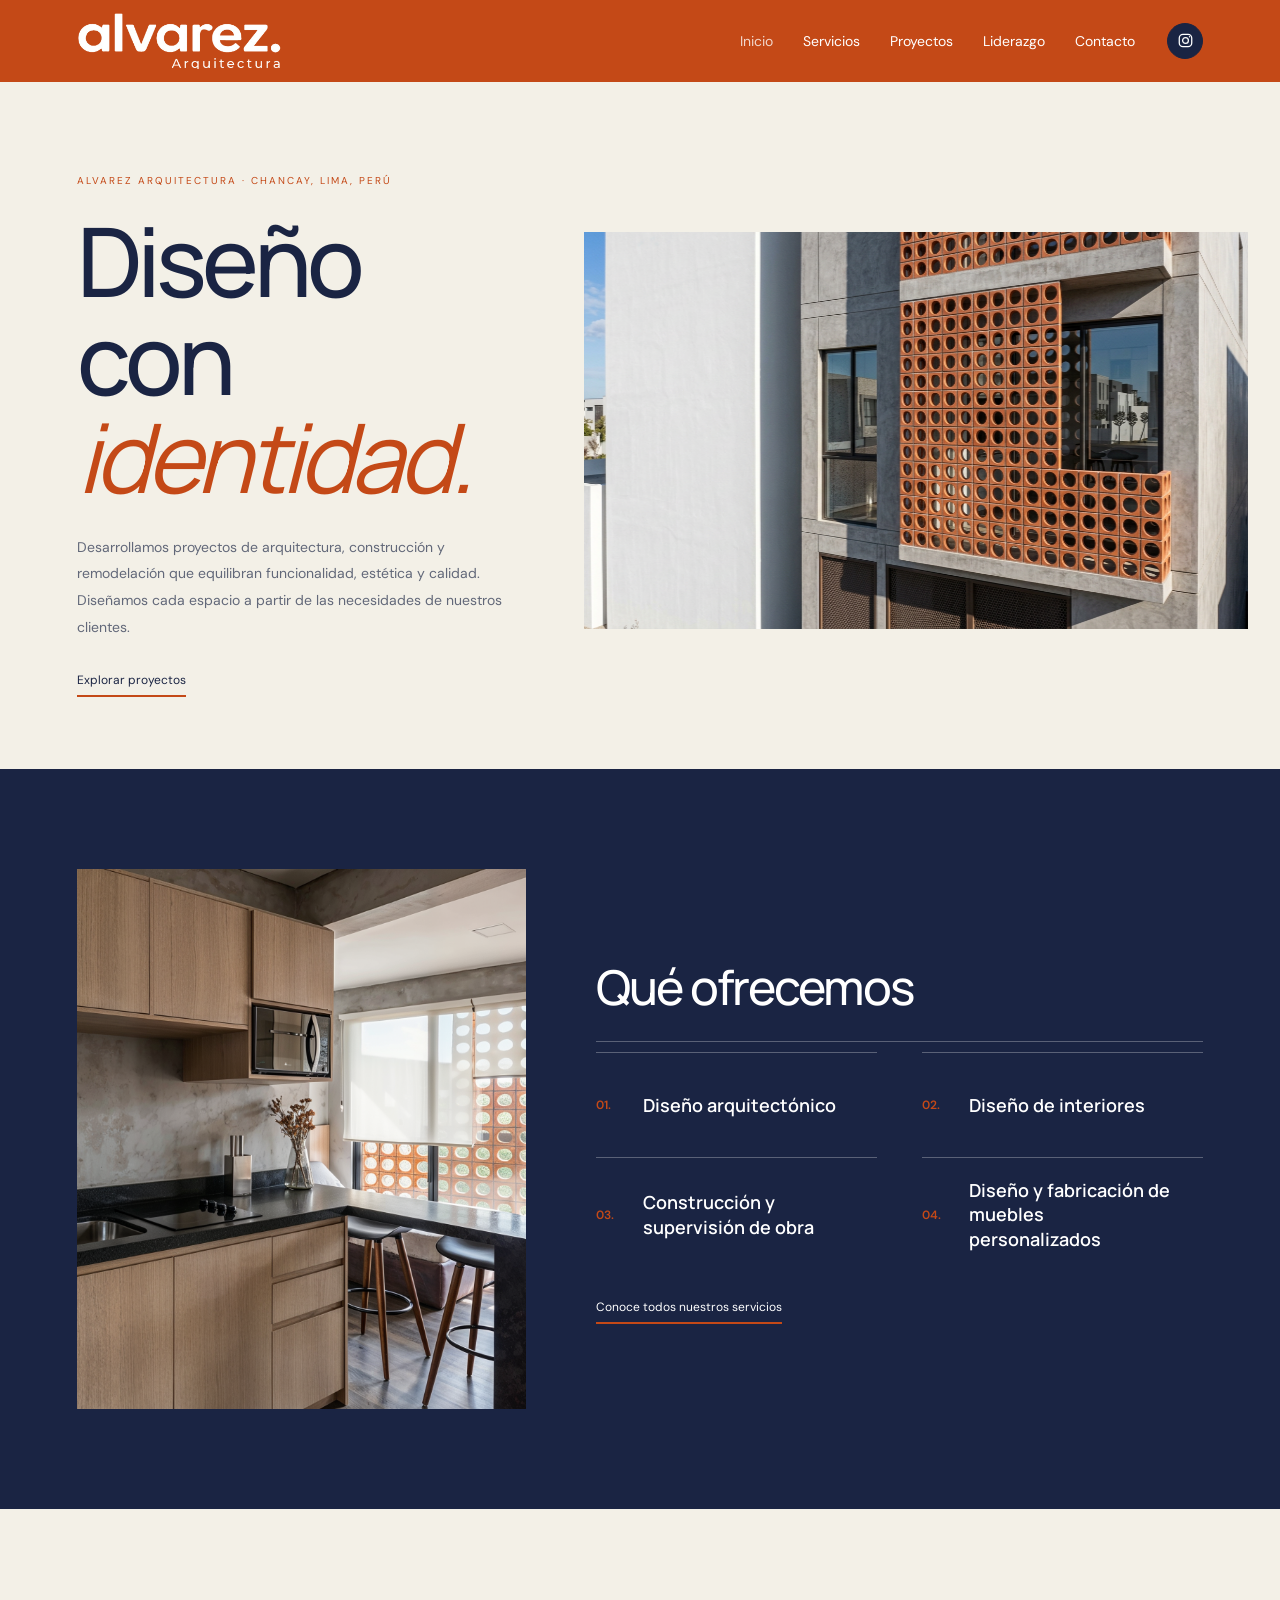
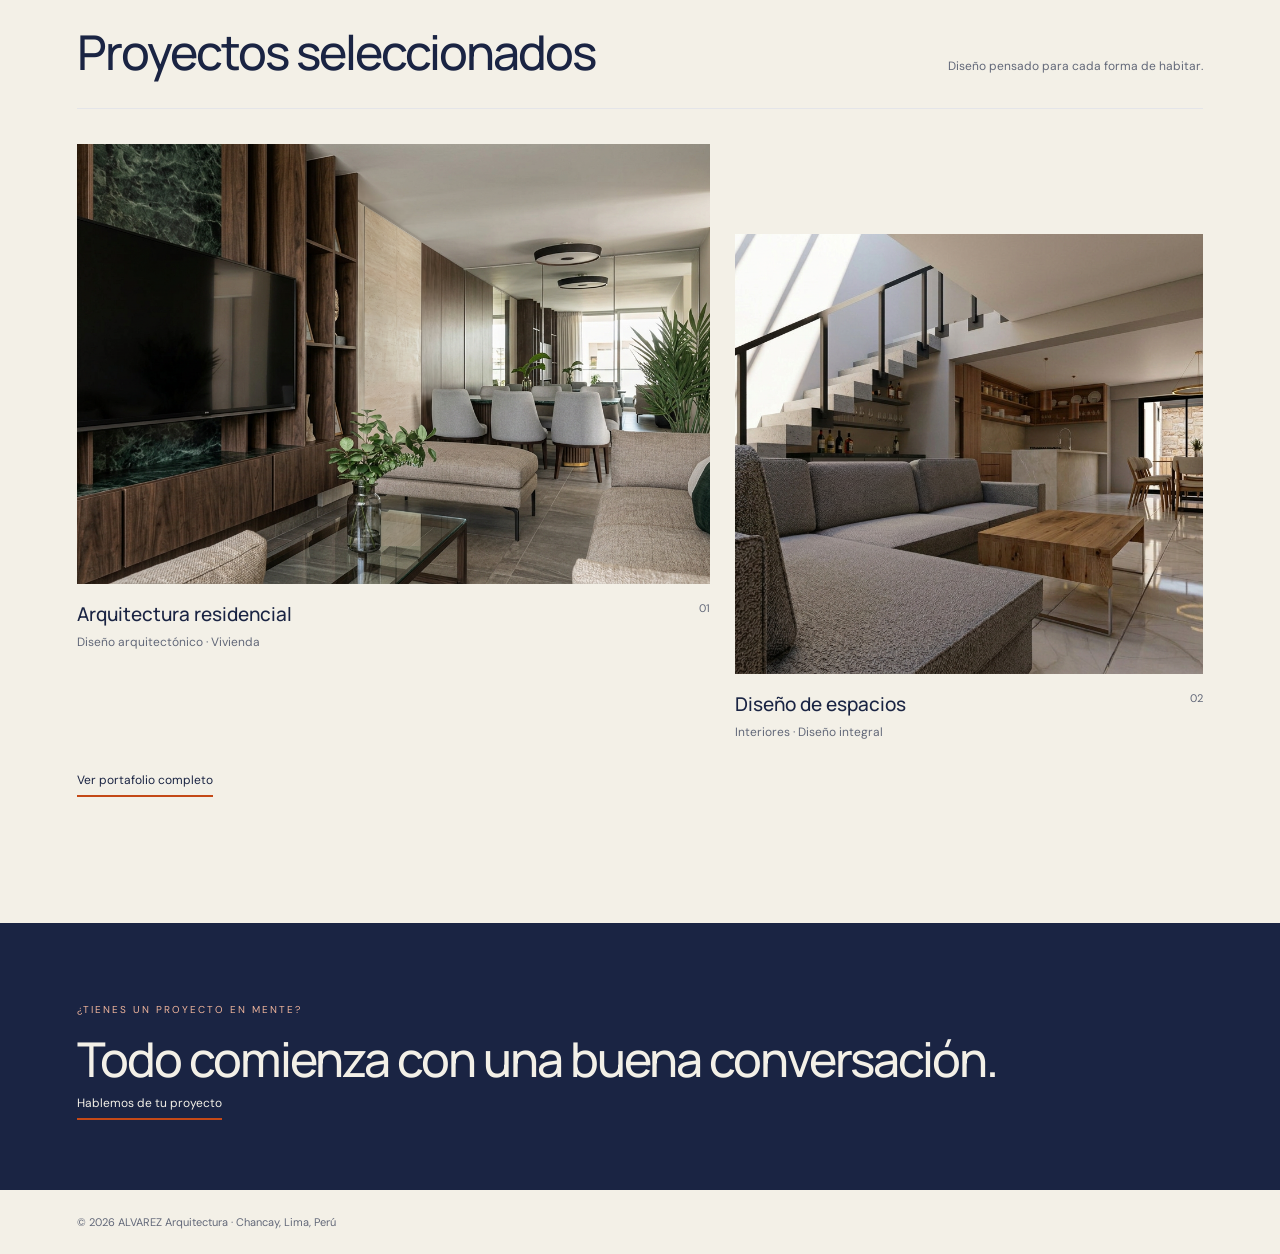
<file: index.html>
<!DOCTYPE html>
<html lang="es">
<head>
  <meta charset="UTF-8">
  <meta name="viewport" content="width=device-width, initial-scale=1.0">
  <meta name="theme-color" content="#1A2443">
  <link rel="icon" type="image/png" href="/assets/flaticon.png">
  <meta name="description" content="ALVAREZ Arquitectura: diseño arquitectónico, interiores, construcción y mobiliario personalizado en Chancay, Lima, Perú.">
  <title>Inicio | ALVAREZ Arquitectura</title>
  <link rel="preconnect" href="https://fonts.googleapis.com">
  <link rel="preconnect" href="https://fonts.gstatic.com" crossorigin>
  <link href="https://fonts.googleapis.com/css2?family=DM+Sans:wght@400;500;600&family=Manrope:wght@400;500;600;700&display=swap" rel="stylesheet">
  <link rel="stylesheet" href="styles.css?v=logo-nuevo-20261104">
  <style>
  /* Carrusel principal */
  .hero-carousel { width:100%; overflow:hidden; position:relative; touch-action:pan-y; background:#f0f0f0; }
  .hero-carousel-track { display:flex; width:100%; transform:translate3d(-100%,0,0); transition:transform 750ms cubic-bezier(.22,.61,.36,1); will-change:transform; }
  .hero-carousel-slide { flex:0 0 100%; width:100%; height:clamp(320px,58vw,760px); overflow:hidden; }
  .hero-carousel-slide img { display:block; width:100%; height:100%; object-fit:cover; }
  @media (prefers-reduced-motion:reduce) { .hero-carousel-track { transition-duration:1ms; } }
  .services-feature { width:100%; padding:0; background:#1A2443; color:#fff; }
  .services-feature-inner { width:min(1240px,88%); margin:0 auto; padding:100px 0; }
  .services-feature-grid { display:grid; grid-template-columns:minmax(320px,.85fr) 1.15fr; gap:70px; align-items:stretch; }
  .services-feature-image { min-height:540px; overflow:hidden; background:#111a32; }
  .services-feature-image img { width:100%; height:100%; display:block; object-fit:cover; }
  .services-feature-content { display:flex; flex-direction:column; justify-content:center; }
  .services-feature .section-heading { border-bottom-color:rgba(255,255,255,.28); margin-bottom:10px; }
  .services-feature .section-heading h2 { color:#fff; }
  .services-feature-list { display:grid; grid-template-columns:1fr 1fr; column-gap:45px; }
  .services-feature-item { display:grid; grid-template-columns:35px 1fr 20px; align-items:center; gap:12px; min-height:105px; padding:20px 0; border-top:1px solid rgba(255,255,255,.28); color:#fff; }
  .services-feature-item span:first-child { color:#C44917; font-size:12px; font-weight:600; }
  .services-feature-item h3 { margin:0; color:#fff; font-family:'Manrope',sans-serif; font-size:18px; line-height:1.35; font-weight:600; }
  .services-feature-item .service-arrow { color:#fff; font-size:17px; text-align:right; }
  .services-feature .link { color:#fff; border-bottom-color:#C44917; margin-top:28px; }
  /* Hero: texto a la izquierda y carrusel a la derecha */
  .hero.hero-split { display:grid; grid-template-columns:minmax(0,.82fr) minmax(380px,1.18fr); gap:clamp(45px,6vw,90px); align-items:center; padding:82px 0 72px; }
  .hero-copy { min-width:0; }
  .hero-split h1 { margin:25px 0; }
  .hero-split .hero-bottom { display:block; margin-top:28px; }
  .hero-split .hero-bottom .intro { max-width:430px; margin:0 0 28px; }
  .hero-side-carousel { min-width:0; }
  /* Carrusel más bajo y ligeramente más ancho */
  .hero-side-carousel { width:calc(100% + 45px); }
  .hero-side-carousel .hero-carousel-slide { height:clamp(300px,31vw,430px); }
  .hero-side-carousel .hero-carousel { width:100%; }
  header nav { align-items:center; gap:30px; font-size:14px; }
  header nav > a:not(.instagram-button) { display:inline-flex; align-items:center; height:36px; }
  header .instagram-button { align-self:center; }
  @media (max-width:900px) {
    .hero.hero-split { grid-template-columns:1fr; gap:45px; padding:70px 0 55px; }
    .hero-side-carousel { width:100%; }
    .hero-side-carousel .hero-carousel-slide { height:clamp(300px,55vw,480px); }
  }
  @media (max-width:760px) {
    header nav { gap:14px; font-size:11px; }
    header nav > a:not(.instagram-button) { height:auto; }
    .services-feature-inner { width:90%; padding:75px 0; }
    .services-feature-grid { grid-template-columns:1fr; gap:40px; }
    .services-feature-image { min-height:320px; height:58vw; }
    .services-feature-list { grid-template-columns:1fr; }
    .services-feature-item { min-height:82px; }
  }
  @media (max-width:650px) { .hero.hero-split { padding-top:70px; } }
  </style>
</head>
<body>
<header class="wrap">
  <a class="brand" href="index.html" aria-label="ALVAREZ Arquitectura — Inicio">ALVAREZ<span>ARQUITECTURA</span></a>
  <button class="menu-toggle" type="button" aria-expanded="false" aria-controls="site-navigation" aria-label="Abrir menú">Menú ☰</button>
  <nav id="site-navigation" aria-label="Navegación principal">
    <a href="index.html" aria-current="page">Inicio</a>
    <a href="servicios.html">Servicios</a>
    <a href="proyectos.html">Proyectos</a>
    <a href="nosotros.html">Liderazgo</a>
    <a href="contacto.html">Contacto </a>
    <a class="instagram-button" href="https://www.instagram.com/alvarezarq.pe?srtk=Z3ZjanA4MGZucmVi&utm_source=qr" target="_blank" rel="noopener noreferrer" aria-label="Visitar Instagram de ALVAREZ Arquitectura" title="Instagram"><svg viewBox="0 0 24 24" aria-hidden="true" focusable="false"><rect x="3.2" y="3.2" width="17.6" height="17.6" rx="5.2"></rect><circle cx="12" cy="12" r="4.1"></circle><circle class="instagram-dot" cx="17.7" cy="6.6" r="1.05"></circle></svg></a>
  </nav>
</header>
<main>
<section class="hero hero-split wrap">
  <div class="hero-copy">
    <p class="eyebrow">ALVAREZ ARQUITECTURA · CHANCAY, LIMA, PERÚ</p>
    <h1>Diseño con<br><em>identidad.</em></h1>
    <div class="hero-bottom"><p class="intro">Desarrollamos proyectos de arquitectura, construcción y remodelación que equilibran funcionalidad, estética y calidad. Diseñamos cada espacio a partir de las necesidades de nuestros clientes.</p><a class="link" href="proyectos.html">Explorar proyectos </a></div>
  </div>
  <div class="hero-side-carousel">
    <section class="hero-carousel" aria-label="Galería de proyectos arquitectónicos" aria-roledescription="carrusel">
      <div class="hero-carousel-track">
        <div class="hero-carousel-slide"><img src="assets/magnific__renderiza-esta-imagen-como-una-fotografa-profesion__86580.png" alt="Proyecto arquitectónico con acabado fotográfico" fetchpriority="high"></div>
        <div class="hero-carousel-slide"><img src="assets/magnific__enhance__86579.png" alt="Espacio arquitectónico contemporáneo"></div>
        <div class="hero-carousel-slide"><img src="assets/magnific__esos-dos-paneles-de-espejos-son-revestimientos-ver__86578.png" alt="Diseño interior con espejos y revestimientos"></div>
      </div>
    </section>
  </div>
</section>
<section class="services-feature"><div class="services-feature-inner"><div class="services-feature-grid"><div class="services-feature-image"><img src="assets/magnific__enhance__86579.png" alt="Referencia de arquitectura residencial contemporánea" loading="lazy"></div><div class="services-feature-content"><div class="section-heading"><h2>Qué ofrecemos</h2></div><div class="services-feature-list"><div class="services-feature-item"><span>01.</span><h3>Diseño arquitectónico</h3><span class="service-arrow" aria-hidden="true"></span></div><div class="services-feature-item"><span>02.</span><h3>Diseño de interiores</h3><span class="service-arrow" aria-hidden="true"></span></div><div class="services-feature-item"><span>03.</span><h3>Construcción y supervisión de obra</h3><span class="service-arrow" aria-hidden="true"></span></div><div class="services-feature-item"><span>04.</span><h3>Diseño y fabricación de muebles personalizados</h3><span class="service-arrow" aria-hidden="true"></span></div></div><p style="margin:0"><a class="link" href="servicios.html">Conoce todos nuestros servicios </a></p></div></div></div></section>
<section class="section wrap"><div class="section-heading"><h2>Proyectos seleccionados</h2><p>Diseño pensado para cada forma de habitar.</p></div><div class="projects"><article class="project"><div class="project-image"><img src="assets/magnific__esos-dos-paneles-de-espejos-son-revestimientos-ver__86578.png" alt="Referencia de arquitectura residencial" loading="lazy"></div><div class="project-meta"><div><h3>Arquitectura residencial</h3><p>Diseño arquitectónico · Vivienda</p></div><span class="number">01</span></div></article><article class="project"><div class="project-image"><img src="assets/magnific__agregar-respaldar-del-mismo-material-que-los-del-s__86577.png" alt="Referencia de diseño interior" loading="lazy"></div><div class="project-meta"><div><h3>Diseño de espacios</h3><p>Interiores · Diseño integral</p></div><span class="number">02</span></div></article></div><p style="margin-top:28px"><a class="link" href="proyectos.html">Ver portafolio completo </a></p></section>
<section class="page-cta"><div class="wrap"><p class="eyebrow">¿TIENES UN PROYECTO EN MENTE?</p><h2>Todo comienza con una buena conversación.</h2><a class="link" href="contacto.html">Hablemos de tu proyecto </a></div></section>
</main>
<footer class="wrap"><span>© <span data-year></span> ALVAREZ Arquitectura · Chancay, Lima, Perú</span></footer>
<script>
(() => {
  const carousel=document.querySelector('.hero-carousel'); if(!carousel)return; const track=carousel.querySelector('.hero-carousel-track'); const originalSlides=Array.from(track.children); if(originalSlides.length!==3)return;
  const firstClone=originalSlides[0].cloneNode(true), lastClone=originalSlides[originalSlides.length-1].cloneNode(true); firstClone.setAttribute('aria-hidden','true'); lastClone.setAttribute('aria-hidden','true'); track.appendChild(firstClone); track.insertBefore(lastClone,originalSlides[0]);
  let index=1,timer=null,paused=false,touching=false,startX=0,deltaX=0; const reduceMotion=window.matchMedia('(prefers-reduced-motion: reduce)');
  const setPosition=(animate=true)=>{const duration=reduceMotion.matches?'1ms':'750ms';track.style.transition=animate?`transform ${duration} cubic-bezier(.22,.61,.36,1)`:'none';track.style.transform=`translate3d(-${index*100}%,0,0)`;};
  const next=()=>{if(paused||touching)return;index+=1;setPosition(true)}; const start=()=>{stop();if(!paused&&!touching&&!document.hidden)timer=window.setInterval(next,3000)}; const stop=()=>{if(timer!==null)window.clearInterval(timer);timer=null};
  track.addEventListener('transitionend',event=>{if(event.target!==track||event.propertyName!=='transform')return;if(index===originalSlides.length+1){index=1;setPosition(false)}else if(index===0){index=originalSlides.length;setPosition(false)}});
  carousel.addEventListener('mouseenter',()=>{paused=true;stop()}); carousel.addEventListener('mouseleave',()=>{paused=false;start()}); carousel.addEventListener('focusin',()=>{paused=true;stop()}); carousel.addEventListener('focusout',()=>{paused=false;start()}); document.addEventListener('visibilitychange',()=>document.hidden?stop():start());
  carousel.addEventListener('touchstart',event=>{if(!event.touches.length)return;touching=true;stop();startX=event.touches[0].clientX;deltaX=0},{passive:true});
  carousel.addEventListener('touchmove',event=>{if(!touching||!event.touches.length)return;deltaX=event.touches[0].clientX-startX},{passive:true});
  carousel.addEventListener('touchend',()=>{if(!touching)return;touching=false;if(Math.abs(deltaX)>45){if(deltaX<0)index+=1;else index-=1;setPosition(true)}start()},{passive:true});
  setPosition(false); start();
})();
</script>
<script src="script.js?v=logo2"></script>
</body>
</html>
</file>
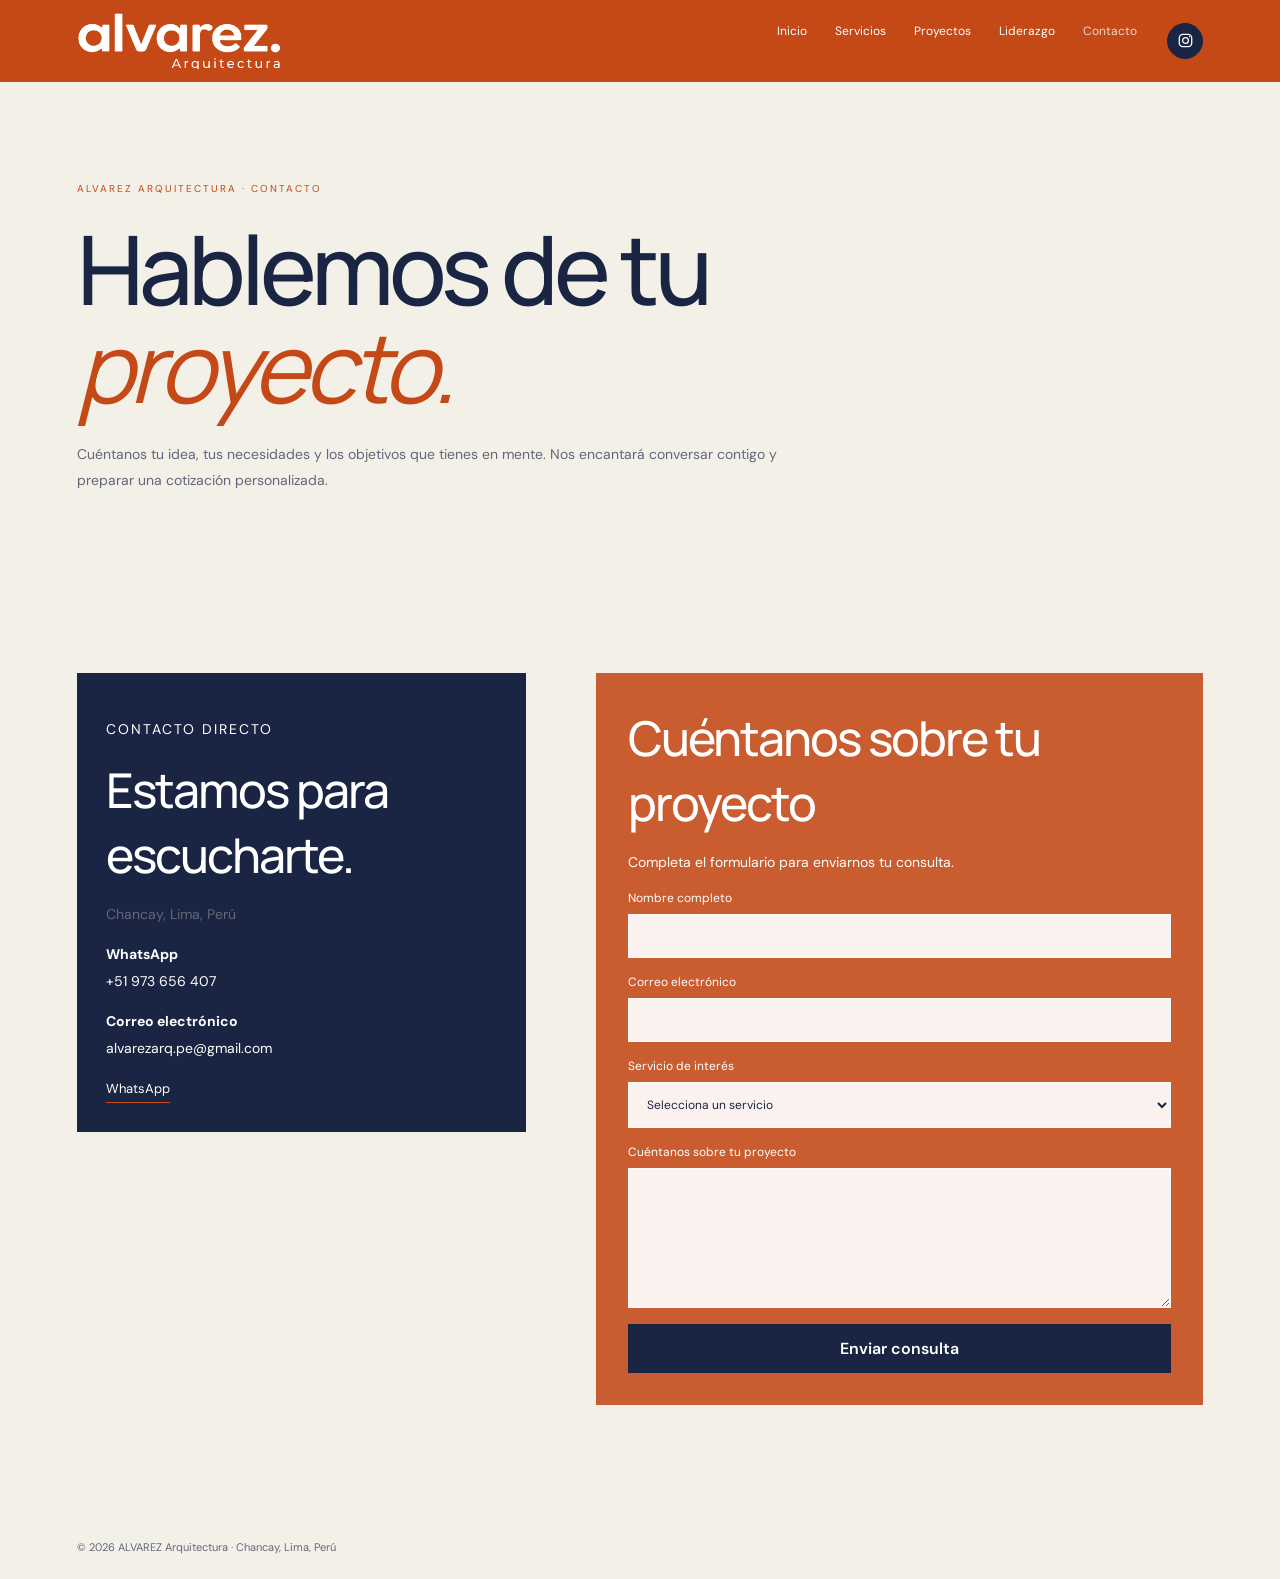
<file: contacto.html>
<!DOCTYPE html>
<html lang="es">
<head>
  <meta charset="UTF-8">
  <meta name="viewport" content="width=device-width, initial-scale=1.0">
  <meta name="theme-color" content="#1A2443">
  <link rel="icon" type="image/png" href="/assets/flaticon.png">
  <meta name="description" content="Contacta a ALVAREZ Arquitectura en Chancay, Lima, Perú.">
  <title>Contacto | ALVAREZ Arquitectura</title>
  <link rel="preconnect" href="https://fonts.googleapis.com">
  <link rel="preconnect" href="https://fonts.gstatic.com" crossorigin>
  <link href="https://fonts.googleapis.com/css2?family=DM+Sans:wght@400;500;600&family=Manrope:wght@400;500;600;700&display=swap" rel="stylesheet">
  <link rel="stylesheet" href="styles.css?v=boton-texto-grande-20261106">
</head>
<body>
<header class="wrap">
  <a class="brand" href="index.html" aria-label="ALVAREZ Arquitectura — Inicio">ALVAREZ<span>ARQUITECTURA</span></a>
  <button class="menu-toggle" type="button" aria-expanded="false" aria-controls="site-navigation" aria-label="Abrir menú">Menú ☰</button>
  <nav id="site-navigation" aria-label="Navegación principal">
    <a href="index.html">Inicio</a>
    <a href="servicios.html">Servicios</a>
    <a href="proyectos.html">Proyectos</a>
    <a href="nosotros.html">Liderazgo</a>
    <a href="contacto.html" aria-current="page">Contacto </a>
    <a class="instagram-button" href="https://www.instagram.com/alvarezarq.pe?srtk=Z3ZjanA4MGZucmVi&utm_source=qr" target="_blank" rel="noopener noreferrer" aria-label="Visitar Instagram de ALVAREZ Arquitectura" title="Instagram">
    <svg viewBox="0 0 24 24" aria-hidden="true" focusable="false"><rect x="3.2" y="3.2" width="17.6" height="17.6" rx="5.2"></rect><circle cx="12" cy="12" r="4.1"></circle><circle class="instagram-dot" cx="17.7" cy="6.6" r="1.05"></circle></svg>
  </a>
  </nav>
</header>
<main>

<section class="page-hero wrap">
  <p class="eyebrow">ALVAREZ ARQUITECTURA · CONTACTO</p>
  <h1>Hablemos de tu<br><em>proyecto.</em></h1>
  <p class="intro">Cuéntanos tu idea, tus necesidades y los objetivos que tienes en mente. Nos encantará conversar contigo y preparar una cotización personalizada.</p>
</section>
<section class="section wrap">
  <div class="contact-layout">
    <div>
      <div class="contact-card"><p class="eyebrow">CONTACTO DIRECTO</p><h2>Estamos para escucharte.</h2><p>Chancay, Lima, Perú</p><p><strong>WhatsApp</strong><br><a href="https://wa.me/51973656407" target="_blank" rel="noopener">+51 973 656 407 </a></p><p><strong>Correo electrónico</strong><br><a href="mailto:alvarezarq.pe@gmail.com">alvarezarq.pe@gmail.com </a></p><div class="social-links"><a href="https://wa.me/51973656407" target="_blank" rel="noopener">WhatsApp </a></div></div>
    </div>
    <div><h2>Cuéntanos sobre tu proyecto</h2><p class="contact-copy">Completa el formulario para enviarnos tu consulta.</p>
      <form class="contact-form" action="https://api.web3forms.com/submit" method="POST">
        <input type="hidden" name="access_key" value="75facbb9-261e-454b-a642-b706046162f9">
        <input type="hidden" name="subject" value="Nueva consulta desde alvarezarq.com">
        <label>Nombre completo<input name="name" autocomplete="name" required></label>
        <label>Correo electrónico<input type="email" name="email" autocomplete="email" required></label>
        <label>Servicio de interés<select name="service" required><option value="">Selecciona un servicio</option><option>Diseño arquitectónico</option><option>Diseño de interiores</option><option>Construcción y supervisión de obra</option><option>Diseño y fabricación de muebles personalizados</option><option>Otro</option></select></label>
        <label>Cuéntanos sobre tu proyecto<textarea name="message" required></textarea></label>
        <button class="button" type="submit">Enviar consulta </button>
      </form>
    </div>
  </div>
</section>
</main>
<footer class="wrap"><span>© <span data-year></span> ALVAREZ Arquitectura · Chancay, Lima, Perú</span></footer>
<script src="script.js"></script>
</body>
</html>
</file>
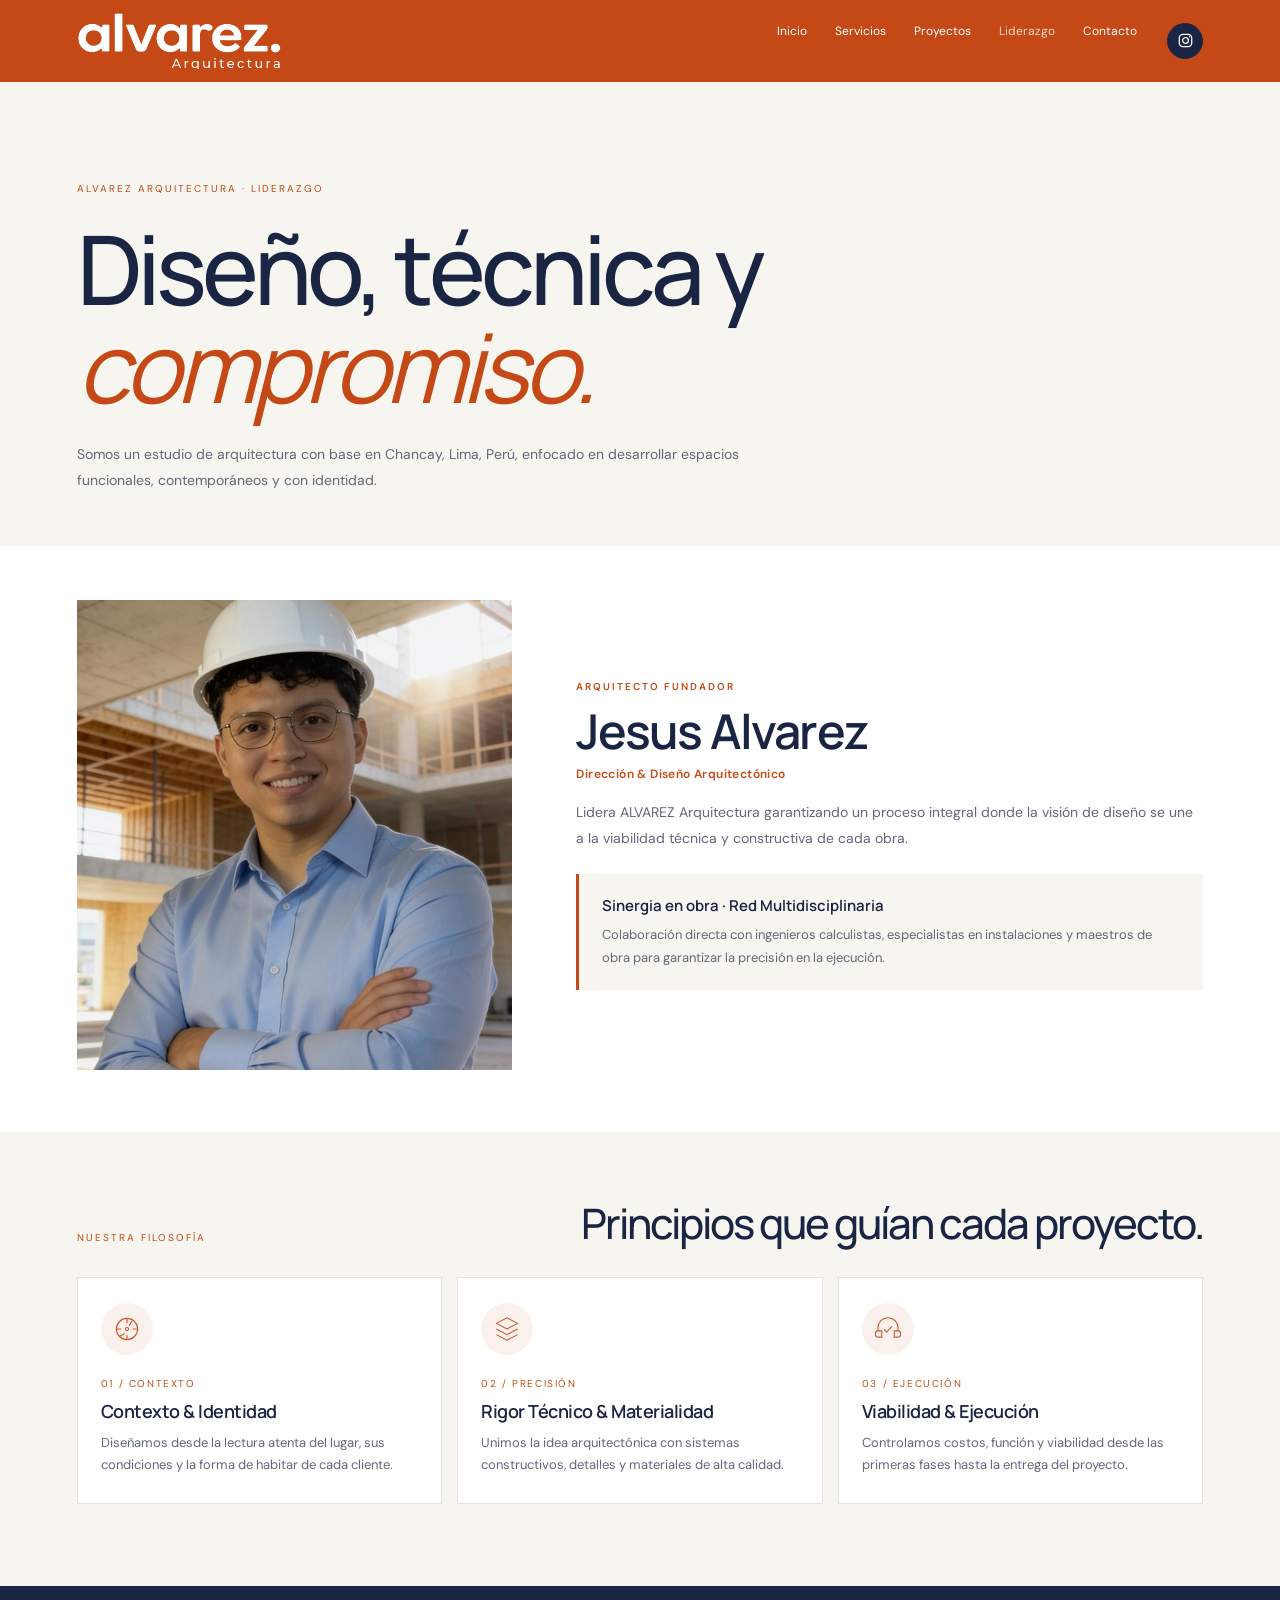
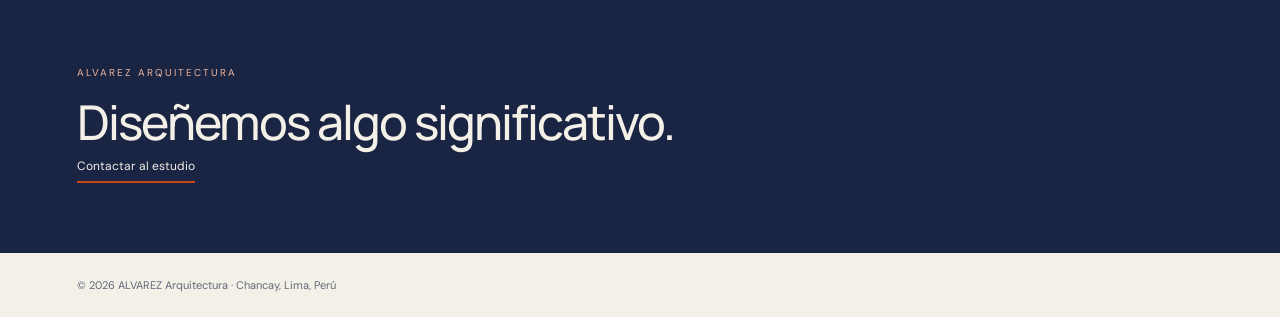
<file: nosotros.html>
<!DOCTYPE html>
<html lang="es">
<head>
  <meta charset="UTF-8">
  <meta name="viewport" content="width=device-width, initial-scale=1.0">
  <meta name="theme-color" content="#1A2443">
  <link rel="icon" type="image/png" href="/assets/flaticon.png">
  <meta name="description" content="Conoce el enfoque, la filosofía y el liderazgo de ALVAREZ Arquitectura.">
  <title>Liderazgo | ALVAREZ Arquitectura</title>
  <link rel="preconnect" href="https://fonts.googleapis.com">
  <link rel="preconnect" href="https://fonts.gstatic.com" crossorigin>
  <link href="https://fonts.googleapis.com/css2?family=DM+Sans:wght@400;500;600&family=Manrope:wght@400;500;600;700&display=swap" rel="stylesheet">
  <link rel="stylesheet" href="styles.css?v=logo-nuevo-20261104">
  <style>
    .about-page { background:#F7F5F0; }
    .about-hero { padding-bottom:38px; }
    .about-banner { width:100%; height:clamp(230px,34vw,420px); overflow:hidden; background:#e8e4dc; }
    .about-banner img { display:block; width:100%; height:100%; object-fit:cover; object-position:center 54%; }
    .philosophy-section { padding:76px 0 84px; }
    .philosophy-intro { display:grid; grid-template-columns:.85fr 1.15fr; gap:55px; align-items:end; margin-bottom:32px; }
    .philosophy-intro h2 { max-width:460px; }
    .philosophy-intro p { max-width:600px; color:var(--muted); font-size:14px; line-height:1.8; margin:0; }
    .pillar-grid { display:grid; grid-template-columns:repeat(3,minmax(0,1fr)); gap:16px; }
    .pillar-card { min-height:225px; padding:26px 25px 28px; border:1px solid rgba(196,73,23,.28); background:#fff; display:flex; flex-direction:column; }
    .pillar-number { color:var(--terracotta); font-size:11px; letter-spacing:1.8px; margin-bottom:29px; }
    .pillar-card h3 { margin:0 0 12px; color:var(--navy); font:600 19px/1.35 'Manrope',sans-serif; letter-spacing:-.5px; }
    .pillar-card p { margin:0; color:var(--muted); font-size:13px; line-height:1.75; }
    .leadership-section { padding:78px 0 82px; background:#fff; }
    .leadership-heading { display:flex; justify-content:space-between; align-items:end; gap:24px; margin-bottom:30px; padding-bottom:20px; border-bottom:1px solid var(--line); }
    .leadership-heading p { margin:0; max-width:340px; color:var(--muted); font-size:13px; line-height:1.7; }
    .leadership-card { display:grid; grid-template-columns:minmax(260px,.78fr) 1.22fr; gap:clamp(30px,5vw,68px); align-items:center; }
    .team-photo { height:clamp(320px,38vw,470px); overflow:hidden; background:#eeeae2; }
    .team-photo img { width:100%; height:100%; display:block; object-fit:cover; object-position:center 30%; }
    .leader-eyebrow { margin:0 0 12px; color:var(--terracotta); font-size:10px; letter-spacing:2px; text-transform:uppercase; }
    .leader-name { margin:0; font:600 clamp(32px,4vw,48px)/1.08 'Manrope',sans-serif; letter-spacing:-1.8px; }
    .team-role { color:var(--terracotta); font-size:12px; font-weight:600; letter-spacing:.4px; margin:10px 0 22px; }
    .team-copy { max-width:650px; color:var(--muted); font-size:14px; line-height:1.8; }
    .team-copy p { margin:0 0 13px; }
    .network-note { margin-top:26px; padding:21px 23px; border-left:3px solid var(--terracotta); background:#F7F5F0; }
    .network-note h3 { margin:0 0 8px; font:600 15px/1.4 'Manrope',sans-serif; }
    .network-note p { margin:0; color:var(--muted); font-size:13px; line-height:1.75; }
    .about-page-cta { margin-top:0; }
    @media(max-width:760px) {
      .about-hero { padding-top:60px; padding-bottom:30px; }
      .about-banner { height:260px; }
      .philosophy-section { padding:48px 0 52px; }
      .philosophy-intro { grid-template-columns:1fr; gap:14px; margin-bottom:22px; }
      .philosophy-intro h2 { font-size:clamp(29px,8vw,38px); letter-spacing:-1.3px; }
      .pillar-grid { grid-template-columns:1fr; gap:10px; }
      .pillar-card { min-height:0; padding:20px 20px 22px; }
      .pillar-number { margin-bottom:16px; }
      .leadership-section { padding:48px 0 54px; }
      .leadership-heading { align-items:start; flex-direction:column; gap:9px; margin-bottom:23px; }
      .leadership-heading p { max-width:100%; }
      .leadership-card { grid-template-columns:1fr; gap:23px; }
      .team-photo { height:360px; }
      .team-copy { font-size:13px; line-height:1.75; }
      .team-copy p { margin-bottom:10px; }
      .network-note { margin-top:20px; padding:18px; }
    }
    @media(max-width:420px) {
      .about-banner { height:220px; }
      .team-photo { height:320px; }
      .pillar-card h3 { font-size:18px; }
    }

    /* Ajustes de jerarquía: fundador primero, filosofía breve y visual */
    .leadership-section { padding:54px 0 62px; background:#fff; }
    .leadership-card { grid-template-columns:minmax(260px,.82fr) 1.18fr; gap:clamp(28px,5vw,64px); }
    .leader-eyebrow { font-weight:600; }
    .team-role { margin:10px 0 18px; }
    .team-copy p { margin:0; }
    .network-note { margin-top:23px; transition:transform .25s ease, box-shadow .25s ease; }
    .network-note:hover { transform:translateY(-3px); box-shadow:0 12px 28px rgba(26,36,67,.07); }
    .philosophy-section { padding:62px 0 82px; background:#F7F5F0; }
    .philosophy-heading { display:flex; align-items:end; justify-content:space-between; gap:24px; margin-bottom:25px; }
    .philosophy-heading .eyebrow { margin:0 0 8px; }
    .philosophy-heading h2 { max-width:650px; font-size:clamp(28px,4vw,42px); }
    .pillar-grid { display:grid; grid-template-columns:repeat(3,minmax(0,1fr)); gap:15px; }
    .pillar-card { min-height:0; padding:25px 23px 27px; border:1px solid #E7E2DA; background:#fff; display:flex; flex-direction:column; gap:22px; transition:transform .28s ease, box-shadow .28s ease, border-color .28s ease; }
    .pillar-card:hover { transform:translateY(-5px); border-color:rgba(196,73,23,.55); box-shadow:0 16px 34px rgba(26,36,67,.08); }
    .pillar-icon { display:flex; align-items:center; justify-content:center; width:52px; height:52px; color:#C85A32; background:#FBF1EC; border-radius:50%; transition:transform .28s ease, background .28s ease; }
    .pillar-card:hover .pillar-icon { transform:rotate(-5deg) scale(1.06); background:#F8E6DD; }
    .pillar-icon svg { width:30px; height:30px; }
    .pillar-number { display:block; color:var(--terracotta); font-size:10px; letter-spacing:1.6px; margin:0 0 9px; }
    .pillar-card h3 { font-size:18px; line-height:1.35; margin:0 0 9px; }
    .pillar-card p { margin:0; color:var(--muted); font-size:13px; line-height:1.7; }
    @media(max-width:760px) {
      .leadership-section { padding:38px 0 44px; }
      .leadership-card { grid-template-columns:1fr; gap:21px; }
      .team-photo { height:clamp(300px,90vw,390px); }
      .leader-name { font-size:36px; }
      .network-note { margin-top:19px; padding:17px 18px; }
      .philosophy-section { padding:42px 0 50px; }
      .philosophy-heading { display:block; margin-bottom:19px; }
      .philosophy-heading h2 { font-size:29px; letter-spacing:-1px; }
      .pillar-grid { grid-template-columns:1fr; gap:10px; }
      .pillar-card { flex-direction:row; align-items:flex-start; gap:16px; padding:18px; }
      .pillar-icon { width:44px; height:44px; flex:0 0 44px; }
      .pillar-icon svg { width:26px; height:26px; }
      .pillar-copy { min-width:0; }
      .pillar-number { margin-bottom:6px; }
      .pillar-card h3 { font-size:16px; margin-bottom:6px; }
      .pillar-card p { font-size:12px; line-height:1.6; }
    }
  </style>
</head>
<body>
<header class="wrap">
  <a class="brand" href="index.html" aria-label="ALVAREZ Arquitectura — Inicio">ALVAREZ<span>ARQUITECTURA</span></a>
  <button class="menu-toggle" type="button" aria-expanded="false" aria-controls="site-navigation" aria-label="Abrir menú">Menú ☰</button>
  <nav id="site-navigation" aria-label="Navegación principal">
    <a href="index.html">Inicio</a>
    <a href="servicios.html">Servicios</a>
    <a href="proyectos.html">Proyectos</a>
    <a href="nosotros.html" aria-current="page">Liderazgo</a>
    <a href="contacto.html">Contacto </a>
    <a class="instagram-button" href="https://www.instagram.com/alvarezarq.pe?srtk=Z3ZjanA4MGZucmVi&utm_source=qr" target="_blank" rel="noopener noreferrer" aria-label="Visitar Instagram de ALVAREZ Arquitectura" title="Instagram">
      <svg viewBox="0 0 24 24" aria-hidden="true" focusable="false"><rect x="3.2" y="3.2" width="17.6" height="17.6" rx="5.2"></rect><circle cx="12" cy="12" r="4.1"></circle><circle class="instagram-dot" cx="17.7" cy="6.6" r="1.05"></circle></svg>
    </a>
  </nav>
</header>
<main class="about-page">
  <section class="page-hero wrap about-hero">
    <p class="eyebrow">ALVAREZ ARQUITECTURA · LIDERAZGO</p>
    <h1>Diseño, técnica y<br><em>compromiso.</em></h1>
    <p class="intro">Somos un estudio de arquitectura con base en Chancay, Lima, Perú, enfocado en desarrollar espacios funcionales, contemporáneos y con identidad.</p>
  </section>


  <section class="leadership-section">
    <div class="wrap">
      <article class="leadership-card">
        <div class="team-photo"><img src="assets/IMG_0165.JPG.jpeg" alt="Jesús Álvarez, arquitecto fundador de ALVAREZ Arquitectura" loading="lazy"></div>
        <div class="leader-content">
          <p class="leader-eyebrow">Arquitecto fundador</p>
          <h2 class="leader-name">Jesus Alvarez</h2>
          <p class="team-role">Dirección &amp; Diseño Arquitectónico</p>
          <div class="team-copy">
            <p>Lidera ALVAREZ Arquitectura garantizando un proceso integral donde la visión de diseño se une a la viabilidad técnica y constructiva de cada obra.</p>
          </div>
          <aside class="network-note">
            <h3>Sinergia en obra · Red Multidisciplinaria</h3>
            <p>Colaboración directa con ingenieros calculistas, especialistas en instalaciones y maestros de obra para garantizar la precisión en la ejecución.</p>
          </aside>
        </div>
      </article>
    </div>
  </section>

  <section class="philosophy-section">
    <div class="wrap">
      <div class="philosophy-heading">
        <p class="eyebrow">Nuestra filosofía</p>
        <h2>Principios que guían cada proyecto.</h2>
      </div>
      <div class="pillar-grid">
        <article class="pillar-card">
          <div class="pillar-icon" aria-hidden="true">
            <svg viewBox="0 0 48 48" fill="none"><circle cx="24" cy="24" r="17" stroke="currentColor" stroke-width="1.8"/><circle cx="24" cy="24" r="2.5" stroke="currentColor" stroke-width="1.8"/><path d="M24 7v7m17 10h-7M24 41v-7M7 24h7m17.5-12.5-3.8 7.1M12.5 35.5l7.1-3.8" stroke="currentColor" stroke-width="1.8" stroke-linecap="round"/></svg>
          </div>
          <div class="pillar-copy"><span class="pillar-number">01 / CONTEXTO</span><h3>Contexto &amp; Identidad</h3><p>Diseñamos desde la lectura atenta del lugar, sus condiciones y la forma de habitar de cada cliente.</p></div>
        </article>
        <article class="pillar-card">
          <div class="pillar-icon" aria-hidden="true">
            <svg viewBox="0 0 48 48" fill="none"><path d="m24 6 17 9-17 9-17-9 17-9Z" stroke="currentColor" stroke-width="1.8" stroke-linejoin="round"/><path d="m7 24 17 9 17-9M7 33l17 9 17-9" stroke="currentColor" stroke-width="1.8" stroke-linejoin="round"/></svg>
          </div>
          <div class="pillar-copy"><span class="pillar-number">02 / PRECISIÓN</span><h3>Rigor Técnico &amp; Materialidad</h3><p>Unimos la idea arquitectónica con sistemas constructivos, detalles y materiales de alta calidad.</p></div>
        </article>
        <article class="pillar-card">
          <div class="pillar-icon" aria-hidden="true">
            <svg viewBox="0 0 48 48" fill="none"><path d="M8 27v-5a16 16 0 0 1 32 0v5M8 27h6v10H8a4 4 0 0 1-4-4v-2a4 4 0 0 1 4-4Zm32 0h-6v10h6a4 4 0 0 0 4-4v-2a4 4 0 0 0-4-4Z" stroke="currentColor" stroke-width="1.8" stroke-linejoin="round"/><path d="m18 25 4 4 8-9" stroke="currentColor" stroke-width="1.8" stroke-linecap="round" stroke-linejoin="round"/></svg>
          </div>
          <div class="pillar-copy"><span class="pillar-number">03 / EJECUCIÓN</span><h3>Viabilidad &amp; Ejecución</h3><p>Controlamos costos, función y viabilidad desde las primeras fases hasta la entrega del proyecto.</p></div>
        </article>
      </div>
    </div>
  </section>

</main>
<section class="page-cta about-page-cta"><div class="wrap"><p class="eyebrow">ALVAREZ ARQUITECTURA</p><h2>Diseñemos algo significativo.</h2><a class="link" href="contacto.html">Contactar al estudio </a></div></section>
<footer class="wrap"><span>© <span data-year></span> ALVAREZ Arquitectura · Chancay, Lima, Perú</span></footer>
<script src="script.js"></script>
</body>
</html>
</file>
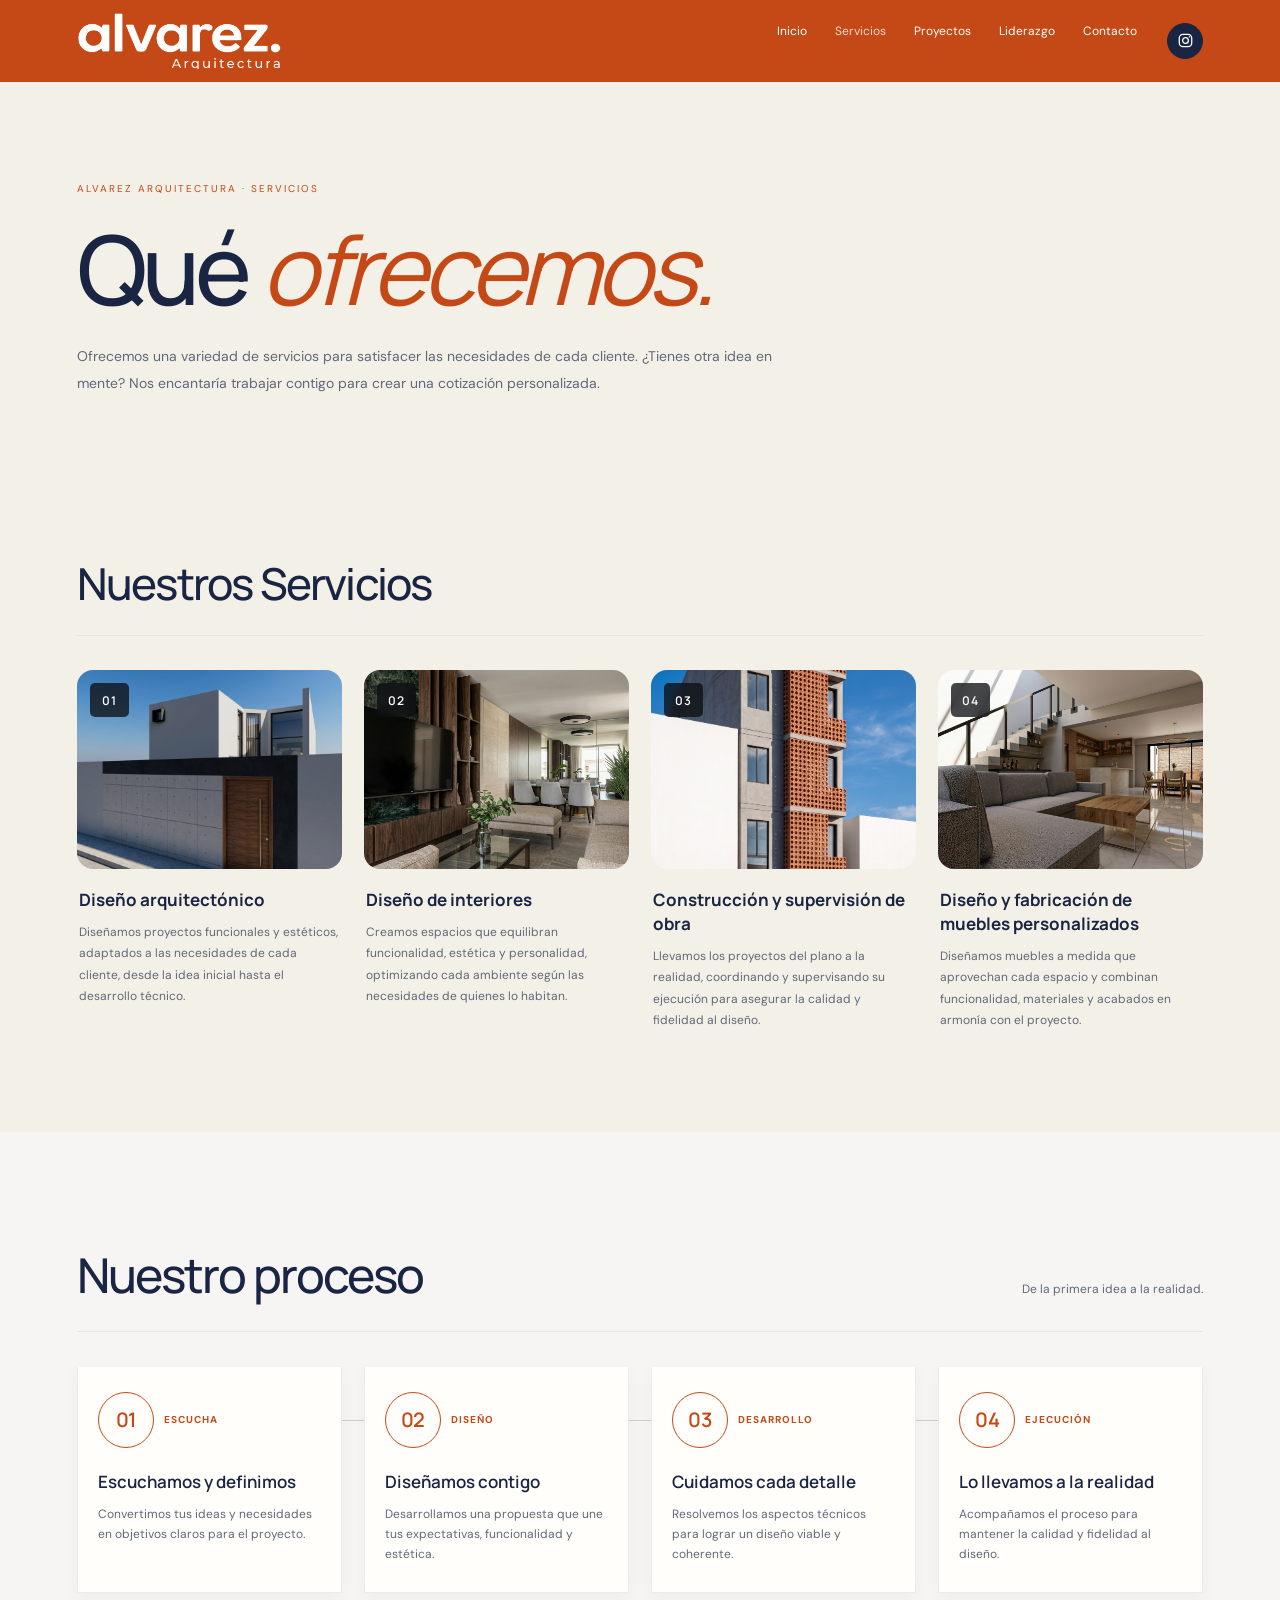
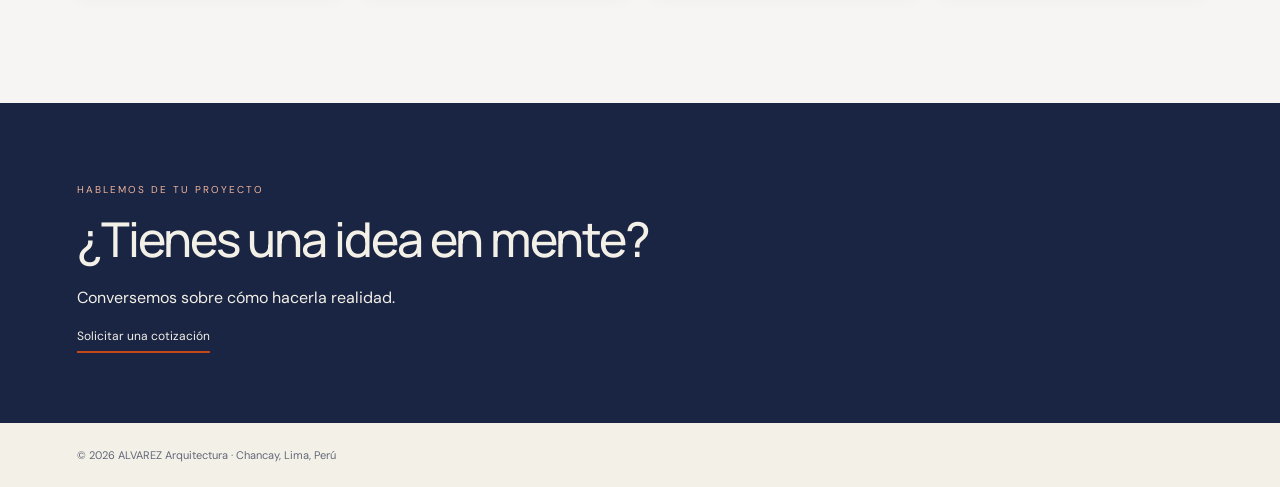
<file: servicios.html>
<!DOCTYPE html>
<html lang="es">
<head>
  <meta charset="UTF-8">
  <meta name="viewport" content="width=device-width, initial-scale=1.0">
  <meta name="theme-color" content="#1A2443">
  <link rel="icon" type="image/png" href="/assets/flaticon.png">
  <meta name="description" content="Diseño arquitectónico, interiores, construcción y mobiliario personalizado en Chancay, Lima, Perú.">
  <title>Servicios | ALVAREZ Arquitectura</title>
  <link rel="preconnect" href="https://fonts.googleapis.com">
  <link rel="preconnect" href="https://fonts.gstatic.com" crossorigin>
  <link href="https://fonts.googleapis.com/css2?family=DM+Sans:wght@400;500;600&family=Manrope:wght@400;500;600;700&display=swap" rel="stylesheet">
  <link rel="stylesheet" href="styles.css?v=logo-nuevo-20261104">
</head>
<body>
<header class="wrap">
  <a class="brand" href="index.html" aria-label="ALVAREZ Arquitectura — Inicio">ALVAREZ<span>ARQUITECTURA</span></a>
  <button class="menu-toggle" type="button" aria-expanded="false" aria-controls="site-navigation" aria-label="Abrir menú">Menú ☰</button>
  <nav id="site-navigation" aria-label="Navegación principal">
    <a href="index.html">Inicio</a>
    <a href="servicios.html" aria-current="page">Servicios</a>
    <a href="proyectos.html">Proyectos</a>
    <a href="nosotros.html">Liderazgo</a>
    <a href="contacto.html">Contacto </a>
    <a class="instagram-button" href="https://www.instagram.com/alvarezarq.pe?srtk=Z3ZjanA4MGZucmVi&utm_source=qr" target="_blank" rel="noopener noreferrer" aria-label="Visitar Instagram de ALVAREZ Arquitectura" title="Instagram">
    <svg viewBox="0 0 24 24" aria-hidden="true" focusable="false"><rect x="3.2" y="3.2" width="17.6" height="17.6" rx="5.2"></rect><circle cx="12" cy="12" r="4.1"></circle><circle class="instagram-dot" cx="17.7" cy="6.6" r="1.05"></circle></svg>
  </a>
  </nav>
</header>
<main>

<section class="page-hero wrap">
  <p class="eyebrow">ALVAREZ ARQUITECTURA · SERVICIOS</p>
  <h1>Qué <em>ofrecemos.</em></h1>
  <p class="intro">Ofrecemos una variedad de servicios para satisfacer las necesidades de cada cliente. ¿Tienes otra idea en mente? Nos encantaría trabajar contigo para crear una cotización personalizada.</p>
</section>
<section class="section service-band">
  <div class="wrap">
    <div class="section-heading services-heading"><h2>Nuestros Servicios</h2></div>
    <div class="service-page-grid">
      <article class="service service-card">
        <div class="service-card-image"><img src="assets/CASAC_PORTADA.png" alt="Proyecto de arquitectura residencial contemporánea" loading="lazy"><span class="service-card-number">01</span></div>
        <div class="service-card-content"><h3 class="service-title">Diseño arquitectónico</h3><p>Diseñamos proyectos funcionales y estéticos, adaptados a las necesidades de cada cliente, desde la idea inicial hasta el desarrollo técnico.</p></div>
      </article>
      <article class="service service-card">
        <div class="service-card-image"><img src="assets/magnific__esos-dos-paneles-de-espejos-son-revestimientos-ver__86578.png" alt="Diseño de interiores residencial contemporáneo" loading="lazy"><span class="service-card-number">02</span></div>
        <div class="service-card-content"><h3 class="service-title">Diseño de interiores</h3><p>Creamos espacios que equilibran funcionalidad, estética y personalidad, optimizando cada ambiente según las necesidades de quienes lo habitan.</p></div>
      </article>
      <article class="service service-card">
        <div class="service-card-image"><img src="assets/PRADO_PORTADA.png" alt="Proyecto arquitectónico de uso mixto" loading="lazy"><span class="service-card-number">03</span></div>
        <div class="service-card-content"><h3 class="service-title">Construcción y supervisión de obra</h3><p>Llevamos los proyectos del plano a la realidad, coordinando y supervisando su ejecución para asegurar la calidad y fidelidad al diseño.</p></div>
      </article>
      <article class="service service-card">
        <div class="service-card-image"><img src="assets/magnific__agregar-respaldar-del-mismo-material-que-los-del-s__86577.png" alt="Detalle de diseño de mobiliario personalizado" loading="lazy"><span class="service-card-number">04</span></div>
        <div class="service-card-content"><h3 class="service-title">Diseño y fabricación de muebles personalizados</h3><p>Diseñamos muebles a medida que aprovechan cada espacio y combinan funcionalidad, materiales y acabados en armonía con el proyecto.</p></div>
      </article>
    </div>
  </div>
</section>
<section class="section process-section">
  <div class="wrap">
    <div class="section-heading"><h2>Nuestro proceso</h2><p>De la primera idea a la realidad.</p></div>
    <div class="process-grid" aria-label="Etapas de nuestro proceso">
      <article class="process-step"><div class="step-number"><span class="step-index">01</span><span class="step-label">ESCUCHA</span></div><h3>Escuchamos y definimos</h3><p>Convertimos tus ideas y necesidades en objetivos claros para el proyecto.</p></article>
      <article class="process-step"><div class="step-number"><span class="step-index">02</span><span class="step-label">DISEÑO</span></div><h3>Diseñamos contigo</h3><p>Desarrollamos una propuesta que une tus expectativas, funcionalidad y estética.</p></article>
      <article class="process-step"><div class="step-number"><span class="step-index">03</span><span class="step-label">DESARROLLO</span></div><h3>Cuidamos cada detalle</h3><p>Resolvemos los aspectos técnicos para lograr un diseño viable y coherente.</p></article>
      <article class="process-step"><div class="step-number"><span class="step-index">04</span><span class="step-label">EJECUCIÓN</span></div><h3>Lo llevamos a la realidad</h3><p>Acompañamos el proceso para mantener la calidad y fidelidad al diseño.</p></article>
    </div>
    <div class="process-dots" role="group" aria-label="Navegar por las etapas del proceso">
      <button class="process-dot is-active" type="button" aria-label="Ver paso 1" aria-current="step"></button>
      <button class="process-dot" type="button" aria-label="Ver paso 2"></button>
      <button class="process-dot" type="button" aria-label="Ver paso 3"></button>
      <button class="process-dot" type="button" aria-label="Ver paso 4"></button>
    </div>
  </div>
</section>
<section class="page-cta"><div class="wrap"><p class="eyebrow">HABLEMOS DE TU PROYECTO</p><h2>¿Tienes una idea en mente?</h2><p>Conversemos sobre cómo hacerla realidad.</p><a class="link" href="contacto.html">Solicitar una cotización </a></div></section>
</main>
<footer class="wrap"><span>© <span data-year></span> ALVAREZ Arquitectura · Chancay, Lima, Perú</span></footer>
<script src="script.js"></script>
</body>
</html>
</file>
<file: styles.css>
:root {
      --bg: #F3F0E7;
      --text: #1A2443;
      --navy: #1A2443;
      --terracotta: #C44917;
      --muted: #626879;
      --line: #e4e5e9;
      --soft: #f6f5f3;
    }

    * { box-sizing: border-box; }

    html { scroll-behavior: smooth; }

    body {
      margin: 0;
      background: var(--bg);
      color: var(--text);
      font-family: 'DM Sans', sans-serif;
    }

    a { color: inherit; text-decoration: none; }

    .wrap {
      width: min(1240px, 88%);
      margin: auto;
    }

    header {
      height: 82px;
      display: flex;
      align-items: center;
      justify-content: space-between;
      border-bottom: 1px solid var(--line);
    }

    .brand {
      font-family: 'Manrope', sans-serif;
      font-size: 19px;
      font-weight: 700;
      color: var(--navy);
      letter-spacing: -1px;
    }

    .brand span {
      display: block;
      font-family: 'DM Sans', sans-serif;
      font-size: 9px;
      font-weight: 400;
      letter-spacing: 3px;
      margin-top: 3px;
    }

    nav {
      display: flex;
      gap: 28px;
      font-size: 12px;
    }

    .hero { padding: 100px 0 58px; }

    .eyebrow {
      font-size: 10px;
      letter-spacing: 2px;
      text-transform: uppercase;
      color: var(--terracotta);
    }

    h1 {
      font-family: 'Manrope', sans-serif;
      font-size: clamp(43px, 7.5vw, 96px);
      line-height: 1.02;
      letter-spacing: -5px;
      font-weight: 500;
      max-width: 900px;
      margin: 25px 0;
    }

    h1 em { font-weight: 400; color: var(--terracotta); }

    .hero-bottom {
      display: flex;
      justify-content: space-between;
      align-items: end;
      gap: 30px;
      margin-top: 36px;
    }

    .intro {
      max-width: 390px;
      color: var(--muted);
      font-size: 14px;
      line-height: 1.9;
    }

    .link {
      display: inline-block;
      border-bottom: 2px solid var(--terracotta);
      padding-bottom: 7px;
      font-size: 12px;
      white-space: nowrap;
    }

    .hero-image {
      height: clamp(260px, 48vw, 590px);
      overflow: hidden;
      background: var(--soft);
    }

    .hero-image img,
    .project img {
      width: 100%;
      height: 100%;
      object-fit: cover;
      display: block;
      transition: transform .7s ease;
    }

    .hero-image img { object-position: center 55%; }

    .section { padding: 110px 0; }

    .section-heading {
      display: flex;
      justify-content: space-between;
      gap: 24px;
      align-items: baseline;
      border-bottom: 1px solid var(--line);
      padding-bottom: 22px;
      margin-bottom: 35px;
    }

    h2 {
      font-family: 'Manrope', sans-serif;
      font-size: clamp(30px, 4vw, 48px);
      font-weight: 500;
      letter-spacing: -2px;
      margin: 0;
    }

    .section-heading p {
      font-size: 12px;
      color: var(--muted);
    }

    .projects {
      display: grid;
      grid-template-columns: 1.15fr .85fr;
      gap: 48px 25px;
    }

    .project:nth-child(even) { margin-top: 90px; }

    .project-image {
      height: clamp(230px, 38vw, 440px);
      overflow: hidden;
      background: var(--soft);
    }

    .project:hover img { transform: scale(1.035); }

    .project-meta {
      display: flex;
      justify-content: space-between;
      gap: 12px;
      margin-top: 17px;
    }

    .project h3 {
      font-family: 'Manrope', sans-serif;
      font-size: 19px;
      font-weight: 500;
      margin: 0 0 7px;
    }

    .project p {
      color: var(--muted);
      font-size: 12px;
      margin: 0;
    }

    .number {
      font-size: 11px;
      color: var(--muted);
    }

    .about {
      display: grid;
      grid-template-columns: 1fr 1fr;
      gap: 70px;
      align-items: start;
    }

    .about h2 { max-width: 450px; }

    .about-copy {
      font-size: 14px;
      color: var(--muted);
      line-height: 2;
      max-width: 480px;
    }

    .services {
      display: grid;
      grid-template-columns: 1fr 1fr;
      column-gap: 44px;
      row-gap: 0;
    }

    .service {
      padding: 28px 0 32px;
      border-top: 1px solid var(--line);
    }

    .service-title {
      display: flex;
      align-items: baseline;
      gap: 15px;
      margin: 0 0 14px;
      color: var(--navy);
      font-family: 'Manrope', sans-serif;
      font-size: 20px;
      font-weight: 600;
      line-height: 1.4;
    }

    .service-number {
      color: var(--terracotta);
      font-size: 12px;
      font-family: 'DM Sans', sans-serif;
      font-weight: 600;
      white-space: nowrap;
    }

    .service p {
      margin: 0 0 0 38px;
      max-width: 440px;
      color: var(--muted);
      font-size: 13px;
      line-height: 1.9;
    }

    .section-intro {
      max-width: 720px;
      color: var(--muted);
      font-size: 14px;
      line-height: 1.9;
      margin: -8px 0 38px;
    }

    .process-grid {
      display: grid;
      grid-template-columns: repeat(4, minmax(0, 1fr));
      gap: 24px;
    }

    .process-step {
      padding: 26px 22px 28px;
      background: #FFFEFA;
      border-top: 3px solid #C85A32;
      box-shadow: 0 4px 18px rgba(26, 36, 67, .04);
      transition: transform .25s ease, box-shadow .25s ease;
    }

    .process-step:hover {
      transform: translateY(-4px);
      box-shadow: 0 10px 24px rgba(26, 36, 67, .10);
    }

    .process-step .step-number {
      color: #C85A32;
      font-size: 14px;
      font-weight: 700;
      letter-spacing: 1.1px;
      margin-bottom: 20px;
    }

    .process-step h3 {
      color: var(--navy);
      font-family: 'Manrope', sans-serif;
      font-size: 17px;
      line-height: 1.4;
      font-weight: 600;
      margin: 0 0 10px;
    }

    .process-step p {
      color: var(--muted);
      font-size: 12px;
      line-height: 1.7;
      margin: 0;
    }


    .team-card {
      display: grid;
      grid-template-columns: minmax(260px, .8fr) 1.2fr;
      gap: 48px;
      align-items: center;
    }

    .team-photo {
      height: clamp(320px, 42vw, 520px);
      overflow: hidden;
      background: var(--soft);
    }

    .team-photo img {
      width: 100%;
      height: 100%;
      display: block;
      object-fit: cover;
      object-position: center 30%;
    }

    .team-role {
      color: var(--terracotta);
      font-size: 12px;
      font-weight: 600;
      letter-spacing: .4px;
      margin: 8px 0 24px;
    }

    .team-copy {
      color: var(--muted);
      font-size: 14px;
      line-height: 1.9;
      max-width: 650px;
    }

    .contact-details {
      display: flex;
      flex-wrap: wrap;
      gap: 18px 28px;
      margin-top: 28px;
      font-size: 13px;
    }

    .contact-details a {
      border-bottom: 1px solid var(--terracotta);
      padding-bottom: 6px;
    }

    .contact {
      background: var(--navy);
      color: #ffffff;
      padding: 85px 0;
    }

    .contact h2 {
      font-size: clamp(38px, 6vw, 76px);
      max-width: 800px;
      margin: 22px 0 30px;
    }

    .contact .eyebrow { color: #f0b59c; }

    .contact .link {
      border-color: #ffffff;
      margin-top: 10px;
    }

    footer {
      display: flex;
      justify-content: space-between;
      gap: 20px;
      padding: 25px 0;
      font-size: 11px;
      color: var(--muted);
    }

    @media (max-width: 650px) {
      .wrap { width: 90%; }

      header { height: 72px; }

      nav { gap: 14px; font-size: 11px; }


      .hero { padding-top: 70px; }

      h1 {
        letter-spacing: -2.5px;
      }

      .hero-bottom {
        align-items: start;
        flex-direction: column;
      }

      .section { padding: 75px 0; }

      .section-heading {
        align-items: start;
        flex-direction: column;
        gap: 10px;
      }

      .projects {
        grid-template-columns: 1fr;
        gap: 36px;
      }

      .services { grid-template-columns: 1fr; }
      .service-page-grid { grid-template-columns: 1fr; column-gap: 0; }
      .service-page-grid .service { padding-left: 72px; }
      .service-page-grid .service-icon { width: 48px; height: 48px; top: 28px; }
      .service-page-grid .service-icon svg { width: 29px; height: 29px; }
      .service p { margin-left: 0; }
      .process-grid { grid-template-columns: 1fr 1fr; gap: 28px 20px; }

      .project:nth-child(even) { margin-top: 0; }

      .project-image { height: 290px; }

      .about {
        grid-template-columns: 1fr;
        gap: 25px;
      }

      .team-card { grid-template-columns: 1fr; gap: 25px; }
      .team-photo { height: 360px; }
      footer { flex-wrap: wrap; }
    }

/* Cabecera terracota con navegación en blanco */
header.wrap {
  width: 100%;
  padding-left: 6%;
  padding-right: 6%;
  background: #C44917;
  border-bottom-color: #C44917;
}
header .brand,
header nav a,
header .menu-toggle {
  color: #ffffff;
}
header .brand span { color: #ffffff; }
header nav a:hover,
header nav a[aria-current="page"] {
  color: #ffffff;
  opacity: .78;
}
header .menu-toggle {
  border-color: rgba(255,255,255,.7);
  background: transparent;
}
@media (max-width: 760px) {
  header.wrap { padding-left: 5%; padding-right: 5%; }
  header nav {
    background: #C44917;
    border-color: rgba(255,255,255,.3);
  }
  header nav a { color: #ffffff; }
  header nav a:hover,
  header nav a[aria-current="page"] { color: #ffffff; opacity: .78; }
}

/* Navegación multipágina */
header.wrap { position: relative; }
nav a { transition: color .2s ease; }
nav a:hover, nav a[aria-current="page"] { color: var(--terracotta); }
.menu-toggle {
  display: none; border: 1px solid var(--line); background: transparent;
  color: var(--navy); font: inherit; padding: 10px 12px; cursor: pointer;
}
.page-hero { padding: 90px 0 55px; }
.page-hero h1 { max-width: 1000px; }
.page-hero .intro { max-width: 720px; }
.page-banner {
  min-height: 260px; max-height: 520px; overflow: hidden; background: var(--soft);
}
.page-banner img { display:block; width:100%; height:100%; max-height:520px; object-fit:cover; }
.service-band {
   width: 100%;
   margin: 0;
   padding: 28px 0;
   background: #C44917;
   color: #ffffff;
 }
 .service-band > .wrap {
   width: min(1240px, 88%);
   padding: 0;
 }
 .service-page-grid { display:grid; grid-template-columns:1fr 1fr; column-gap:48px; }
.service-page-grid .service {
  position: relative;
  padding: 28px 0 32px 104px;
  background: transparent;
  border-top: 1px solid rgba(255,255,255,.35);
}
.service-page-grid .service-title,
.service-page-grid .service p {
  color: #ffffff;
}
.service-page-grid .service p {
  text-align: justify;
}
.service-page-grid .service-icon {
  position: absolute;
  left: 0;
  top: 27px;
  width: 62px;
  height: 62px;
  display: flex;
  align-items: center;
  justify-content: center;
  color: #1A2443;
  background: #F7F5F0;
  border-radius: 50%;
}
.service-page-grid .service-icon svg {
  display: block;
  width: 36px;
  height: 36px;
}
.process-section { background: var(--soft); }
.contact-layout { display:grid; grid-template-columns:.85fr 1.15fr; gap:70px; }
.contact-card { padding:28px; border:1px solid var(--navy); background:#1A2443; color:#ffffff; }
.contact-card h2, .contact-card p, .contact-card strong, .contact-card a { color:#ffffff; }
.contact-card .eyebrow { color:#ffffff; }
.contact-card a { border-color:#ffffff; }
.contact-card p, .contact-copy { color:var(--muted); line-height:1.9; font-size:14px; }
.contact-form { display:grid; gap:16px; }
.contact-form label { display:grid; gap:8px; font-size:12px; color:var(--navy); }
.contact-form input, .contact-form textarea, .contact-form select {
  width:100%; padding:13px 14px; border:1px solid var(--line); background:transparent;
  color:var(--navy); font:inherit; border-radius:0;
}
.contact-form textarea { min-height:140px; resize:vertical; }
.button {
  display:inline-flex; align-items:center; justify-content:center; width:fit-content;
  padding:14px 20px; background:var(--terracotta); color:#fff; border:0;
  font:inherit; font-size:12px; cursor:pointer;
}
.social-links { display:flex; flex-wrap:wrap; gap:18px; margin-top:18px; }
.social-links a { border-bottom:1px solid var(--terracotta); padding-bottom:5px; font-size:13px; }
.page-cta { background:var(--navy); color:var(--bg); padding:70px 0; }
.page-cta .eyebrow { color:#f0b59c; }
.page-cta .link { color:var(--bg); }
footer a:hover { color:var(--terracotta); }
@media (max-width: 760px) {
  .menu-toggle { display:block; }
  header.wrap { z-index:10; }
  nav {
    display:none; position:absolute; top:71px; left:0; right:0; padding:22px 5%;
    background:var(--bg); border:1px solid var(--line); flex-direction:column; gap:20px;
    font-size:14px;
  }
  nav.is-open { display:flex; }
  .page-hero { padding-top:65px; }
  .service-band { width: 100%; padding: 18px 0; }
  .service-band > .wrap { width: 90%; padding: 0; }
  .service-page-grid, .contact-layout { grid-template-columns:1fr; gap:25px; }
  .process-grid { grid-template-columns:1fr 1fr; }
}
@media (max-width: 480px) {
  .process-grid { grid-template-columns:1fr; }
  .service-title { font-size:18px; }
}


/* Botón circular de Instagram junto a Contacto */
.instagram-button {
  display: inline-flex;
  align-items: center;
  justify-content: center;
  width: 36px;
  height: 36px;
  flex: 0 0 36px;
  border: 1px solid #1A2443;
  border-radius: 50%;
  color: #ffffff;
  background: #1A2443;
  margin-left: 2px;
  transition: color .2s ease, background-color .2s ease, border-color .2s ease, transform .2s ease;
}
.instagram-button svg {
  display: block;
  width: 17px;
  height: 17px;
  fill: none;
  stroke: currentColor;
  stroke-width: 1.8;
  stroke-linecap: round;
  stroke-linejoin: round;
}
.instagram-button .instagram-dot { fill: currentColor; stroke: none; }
.instagram-button:hover {
  color: #ffffff;
  background: var(--terracotta);
  border-color: var(--terracotta);
  transform: translateY(-1px);
}
@media (max-width: 760px) {
  .instagram-button { margin-left: 0; }
}

/* Logotipo de cabecera: imagen proporcionada */
header .brand {
  display: block;
  width: 205px;
  height: 65px;
  flex: 0 0 205px;
  overflow: hidden;
  font-size: 0;
  letter-spacing: 0;
  background-image: url("assets/nuevologo-removebg-preview.png");
  background-repeat: no-repeat;
  background-position: left center;
  background-size: contain;
}
header .brand span { display: none; }
@media (max-width: 760px) {
  header .brand { width: 165px; height: 53px; flex-basis: 165px; }
}


/* Proceso: línea de tiempo en escritorio y carrusel táctil en móvil */
.process-section .process-grid {
  position: relative;
  display: grid;
  grid-template-columns: repeat(4, minmax(0, 1fr));
  gap: 22px;
  isolation: isolate;
}
.process-section .process-grid::before {
  content: "";
  position: absolute;
  z-index: -1;
  top: 53px;
  left: 8%;
  right: 8%;
  height: 1px;
  background: #d8c9c1;
}
.process-section .process-step {
  min-width: 0;
  padding: 25px 20px 27px;
  border: 1px solid rgba(26,36,67,.08);
  border-top: 0;
  background: #FFFEFA;
  box-shadow: 0 4px 18px rgba(26,36,67,.04);
  transition: transform .25s ease, background-color .25s ease, box-shadow .25s ease, border-color .25s ease;
}
.process-section .process-step:hover {
  transform: translateY(-5px);
  background: #fff7f2;
  border-color: rgba(196,73,23,.35);
  box-shadow: 0 12px 26px rgba(26,36,67,.10);
}
.process-section .step-number {
  display: flex;
  align-items: center;
  gap: 10px;
  min-height: 56px;
  margin-bottom: 22px;
  color: #C44917;
}
.process-section .step-index {
  display: inline-flex;
  align-items: center;
  justify-content: center;
  flex: 0 0 56px;
  width: 56px;
  height: 56px;
  border: 1px solid #C44917;
  border-radius: 50%;
  background: #FFFEFA;
  font-family: 'Manrope', sans-serif;
  font-size: 20px;
  font-weight: 600;
  letter-spacing: -.5px;
  transition: color .25s ease, background-color .25s ease, transform .25s ease;
}
.process-section .step-label {
  font-size: 10px;
  font-weight: 700;
  letter-spacing: 1px;
}
.process-section .process-step:hover .step-index {
  color: #fff;
  background: #C44917;
  transform: scale(1.06);
}
.process-section .process-step h3 { margin-bottom: 10px; }
.process-section .process-dots { display: none; }

@media (max-width: 760px) {
  .process-section .process-grid {
    display: flex;
    gap: 14px;
    overflow-x: auto;
    overflow-y: hidden;
    padding: 4px 5% 18px;
    margin: 0 -5.55%;
    scroll-snap-type: x mandatory;
    scroll-padding-inline: 5%;
    overscroll-behavior-x: contain;
    -webkit-overflow-scrolling: touch;
    scrollbar-width: none;
  }
  .process-section .process-grid::-webkit-scrollbar { display: none; }
  .process-section .process-grid::before { display: none; }
  .process-section .process-step {
    flex: 0 0 84%;
    scroll-snap-align: center;
    padding: 24px 22px 26px;
  }
  .process-section .process-dots {
    display: flex;
    justify-content: center;
    align-items: center;
    gap: 9px;
    margin-top: 5px;
  }
  .process-section .process-dot {
    width: 7px;
    height: 7px;
    padding: 0;
    border: 0;
    border-radius: 50%;
    background: #c9c4c0;
    cursor: pointer;
    transition: width .2s ease, background-color .2s ease;
  }
  .process-section .process-dot.is-active {
    width: 22px;
    border-radius: 8px;
    background: #C44917;
  }
}
@media (prefers-reduced-motion: reduce) {
  .process-section .process-step,
  .process-section .step-index,
  .process-section .process-dot { transition: none; }
  .process-section .process-grid { scroll-behavior: auto; }
}


/* Servicios: tarjetas editoriales con fotografía y numeración */
.service-band {
  width: 100%;
  margin: 0;
  padding: 88px 0 100px;
  background: var(--bg);
  color: var(--navy);
}
.service-band > .wrap { width: min(1240px, 88%); padding: 0; }
.services-heading {
  justify-content: flex-start;
  align-items: baseline;
  margin-bottom: 34px;
}
.services-heading h2 {
  font-family: 'Manrope', sans-serif;
  font-size: clamp(30px, 3.6vw, 44px);
  font-weight: 500;
  letter-spacing: -1.8px;
}
.service-page-grid {
  display: grid;
  grid-template-columns: repeat(4, minmax(0, 1fr));
  gap: 22px;
}
.service-page-grid .service-card {
  display: flex;
  flex-direction: column;
  min-width: 0;
  padding: 0;
  border: 0;
  background: transparent;
}
.service-card-image {
  position: relative;
  width: 100%;
  aspect-ratio: 4 / 3;
  overflow: hidden;
  border-radius: 16px;
  background: var(--soft);
}
.service-card-image img {
  display: block;
  width: 100%;
  height: 100%;
  object-fit: cover;
  transition: transform .65s cubic-bezier(.2,.65,.2,1);
}
.service-card:hover .service-card-image img { transform: scale(1.045); }
.service-card-number {
  position: absolute;
  top: 13px;
  left: 13px;
  display: inline-flex;
  align-items: center;
  justify-content: center;
  min-width: 39px;
  height: 34px;
  padding: 0 9px;
  border-radius: 5px;
  background: rgba(12,14,18,.76);
  color: #fff;
  font-family: 'Manrope', sans-serif;
  font-size: 12px;
  font-weight: 600;
  letter-spacing: .6px;
  backdrop-filter: blur(5px);
  -webkit-backdrop-filter: blur(5px);
}
.service-page-grid .service-card-content { padding: 19px 2px 0; }
.service-page-grid .service-card .service-title {
  display: block;
  margin: 0 0 10px;
  color: var(--navy);
  font-family: 'Manrope', sans-serif;
  font-size: 17px;
  font-weight: 700;
  line-height: 1.4;
}
.service-page-grid .service-card p {
  margin: 0;
  max-width: none;
  color: var(--muted);
  font-size: 12px;
  line-height: 1.8;
  text-align: left;
}
@media (max-width: 980px) {
  .service-page-grid { grid-template-columns: repeat(2, minmax(0, 1fr)); gap: 32px 22px; }
}
@media (max-width: 600px) {
  .service-band { padding: 65px 0 75px; }
  .service-band > .wrap { width: 90%; }
  .services-heading { margin-bottom: 25px; }
  .service-page-grid { grid-template-columns: 1fr; gap: 30px; }
  .service-card-image { aspect-ratio: 1.28 / 1; }
  .service-page-grid .service-card-content { padding-top: 15px; }
  .service-page-grid .service-card .service-title { font-size: 18px; }
}


/* Panel terracota para el formulario de contacto */
.contact-layout > div:last-child {
  padding: 32px;
  background: rgba(196, 73, 23, 0.88);
  color: #ffffff;
}
.contact-layout > div:last-child h2,
.contact-layout > div:last-child .contact-copy,
.contact-layout > div:last-child .contact-form label {
  color: #ffffff;
}
.contact-layout > div:last-child .contact-form input,
.contact-layout > div:last-child .contact-form textarea,
.contact-layout > div:last-child .contact-form select {
  background: rgba(255, 255, 255, 0.92);
  border-color: rgba(255, 255, 255, 0.75);
  color: #1A2443;
}
.contact-layout > div:last-child .contact-form input::placeholder,
.contact-layout > div:last-child .contact-form textarea::placeholder {
  color: #626262;
}
@media (max-width: 760px) {
  .contact-layout > div:last-child { padding: 24px; }
}

/* Botón de envío alineado con los campos del formulario */
.contact-layout > div:last-child .contact-form .button {
  display: flex;
  width: 100%;
  background: #1A2443;
  color: #ffffff;
}
.contact-layout > div:last-child .contact-form .button:hover {
  background: #111a32;
}

/* Mejorar legibilidad del texto del botón de contacto */
.contact-layout > div:last-child .contact-form .button {
  font-size: 16px;
  font-weight: 600;
}
</file>
